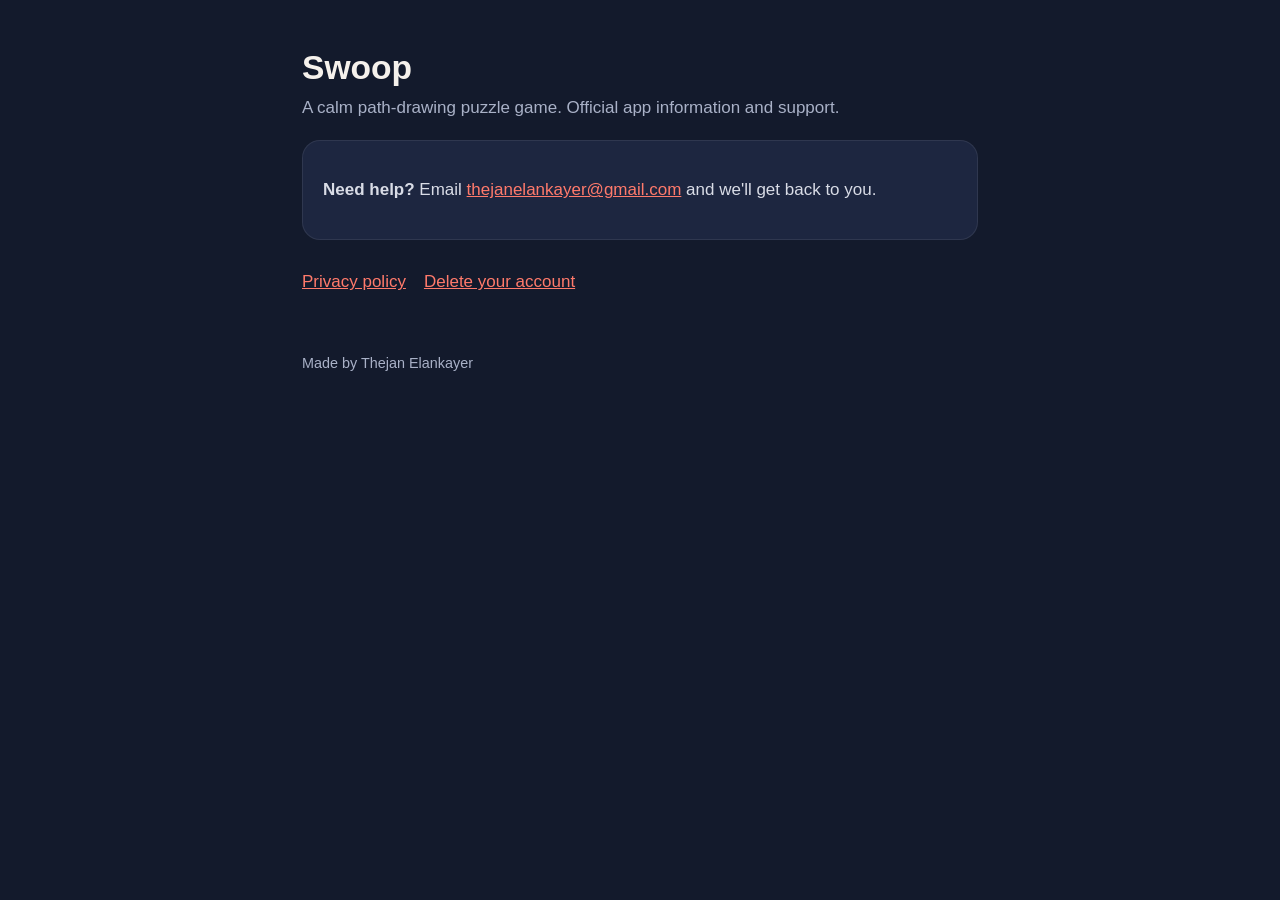
<file: index.html>
<!doctype html>
<html lang="en">
<head>
  <meta charset="utf-8">
  <meta name="viewport" content="width=device-width, initial-scale=1">
  <title>Swoop</title>
  <meta name="description" content="Swoop: a calm path-drawing puzzle game. App information and support.">
  <link rel="stylesheet" href="/style.css">
</head>
<body>
<main>
  <h1>Swoop</h1>
  <p class="lede">A calm path-drawing puzzle game. Official app information and support.</p>
  <div class="card">
    <p><strong>Need help?</strong> Email <a href="mailto:thejanelankayer@gmail.com">thejanelankayer@gmail.com</a> and we'll get back to you.</p>
  </div>
  <nav>
    <a href="/privacy/">Privacy policy</a>
    <a href="/delete-account/">Delete your account</a>
  </nav>
  <footer>Made by Thejan Elankayer</footer>
</main>
</body>
</html>
</file>
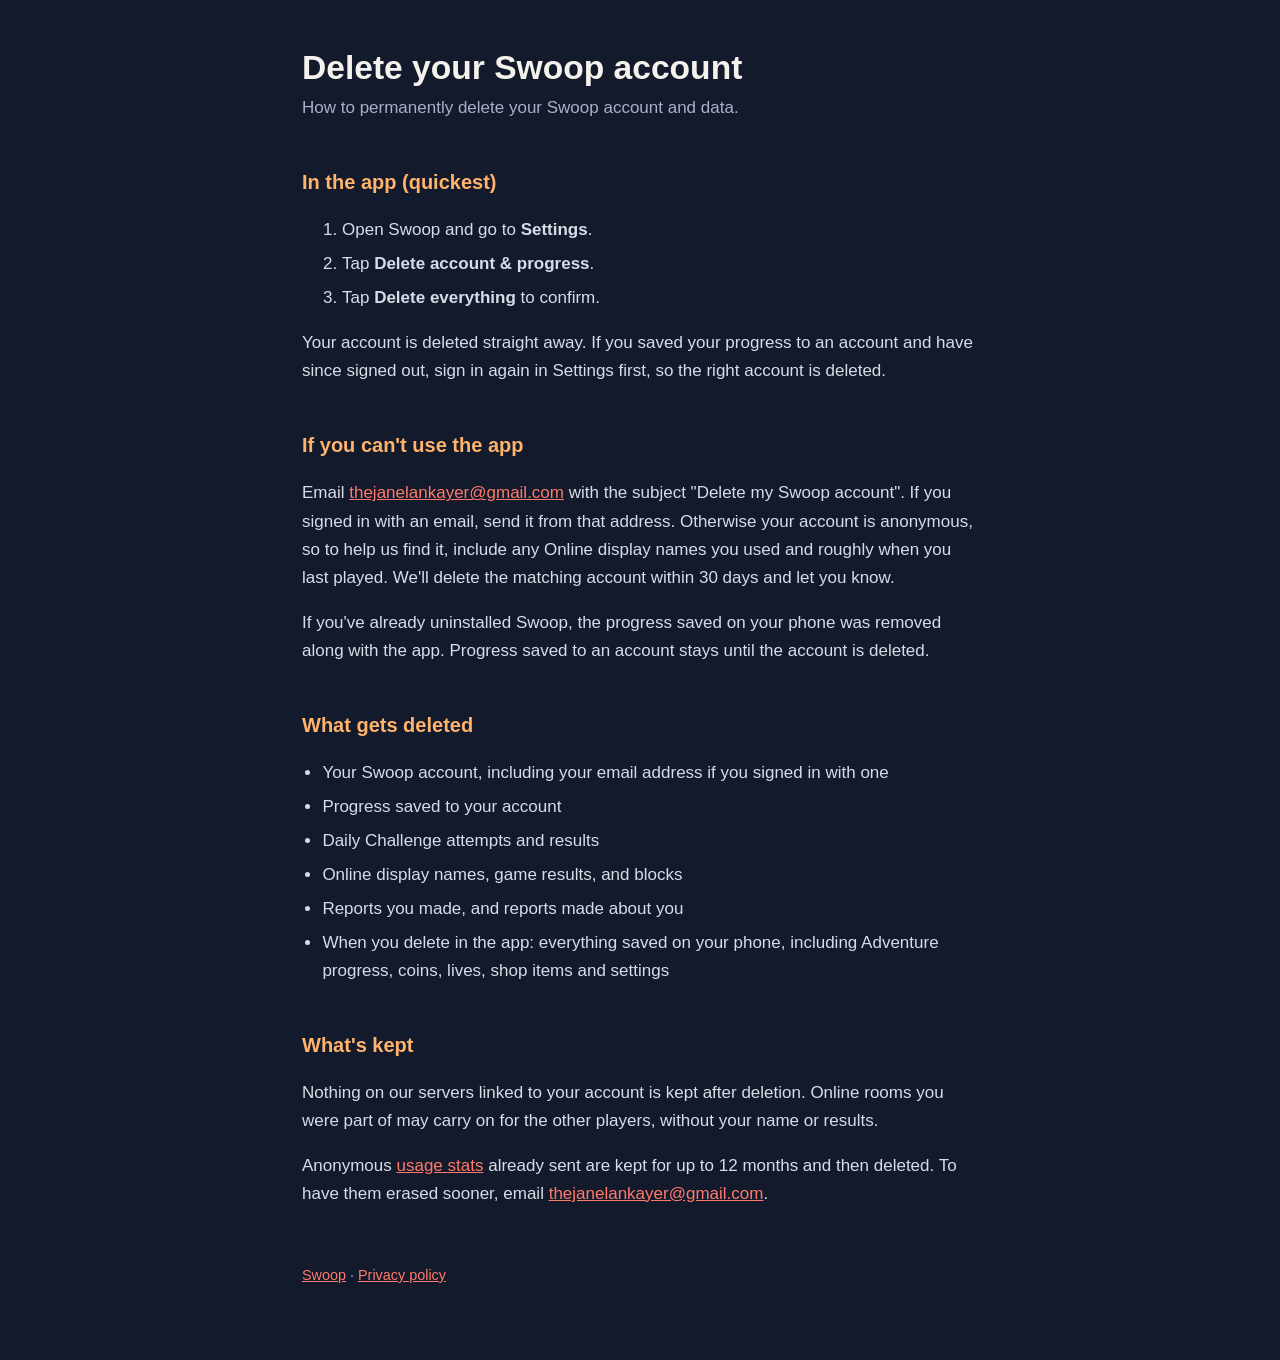
<file: delete-account/index.html>
<!doctype html>
<html lang="en">
<head>
  <meta charset="utf-8">
  <meta name="viewport" content="width=device-width, initial-scale=1">
  <title>Delete your account · Swoop</title>
  <link rel="stylesheet" href="/style.css">
</head>
<body>
<main>
  <h1>Delete your Swoop account</h1>
  <p class="lede">How to permanently delete your Swoop account and data.</p>

  <h2>In the app (quickest)</h2>
  <ol>
    <li>Open Swoop and go to <strong>Settings</strong>.</li>
    <li>Tap <strong>Delete account &amp; progress</strong>.</li>
    <li>Tap <strong>Delete everything</strong> to confirm.</li>
  </ol>
  <p>Your account is deleted straight away. If you saved your progress to an account and have since signed out, sign in again in Settings first, so the right account is deleted.</p>

  <h2>If you can't use the app</h2>
  <p>Email <a href="mailto:thejanelankayer@gmail.com?subject=Delete%20my%20Swoop%20account">thejanelankayer@gmail.com</a> with the subject "Delete my Swoop account". If you signed in with an email, send it from that address. Otherwise your account is anonymous, so to help us find it, include any Online display names you used and roughly when you last played. We'll delete the matching account within 30 days and let you know.</p>
  <p>If you've already uninstalled Swoop, the progress saved on your phone was removed along with the app. Progress saved to an account stays until the account is deleted.</p>

  <h2>What gets deleted</h2>
  <ul>
    <li>Your Swoop account, including your email address if you signed in with one</li>
    <li>Progress saved to your account</li>
    <li>Daily Challenge attempts and results</li>
    <li>Online display names, game results, and blocks</li>
    <li>Reports you made, and reports made about you</li>
    <li>When you delete in the app: everything saved on your phone, including Adventure progress, coins, lives, shop items and settings</li>
  </ul>

  <h2>What's kept</h2>
  <p>Nothing on our servers linked to your account is kept after deletion. Online rooms you were part of may carry on for the other players, without your name or results.</p>
  <p>Anonymous <a href="/privacy/#usage-stats">usage stats</a> already sent are kept for up to 12 months and then deleted. To have them erased sooner, email <a href="mailto:thejanelankayer@gmail.com?subject=Delete%20my%20Swoop%20usage%20stats">thejanelankayer@gmail.com</a>.</p>

  <footer><a href="/">Swoop</a> · <a href="/privacy/">Privacy policy</a></footer>
</main>
</body>
</html>
</file>
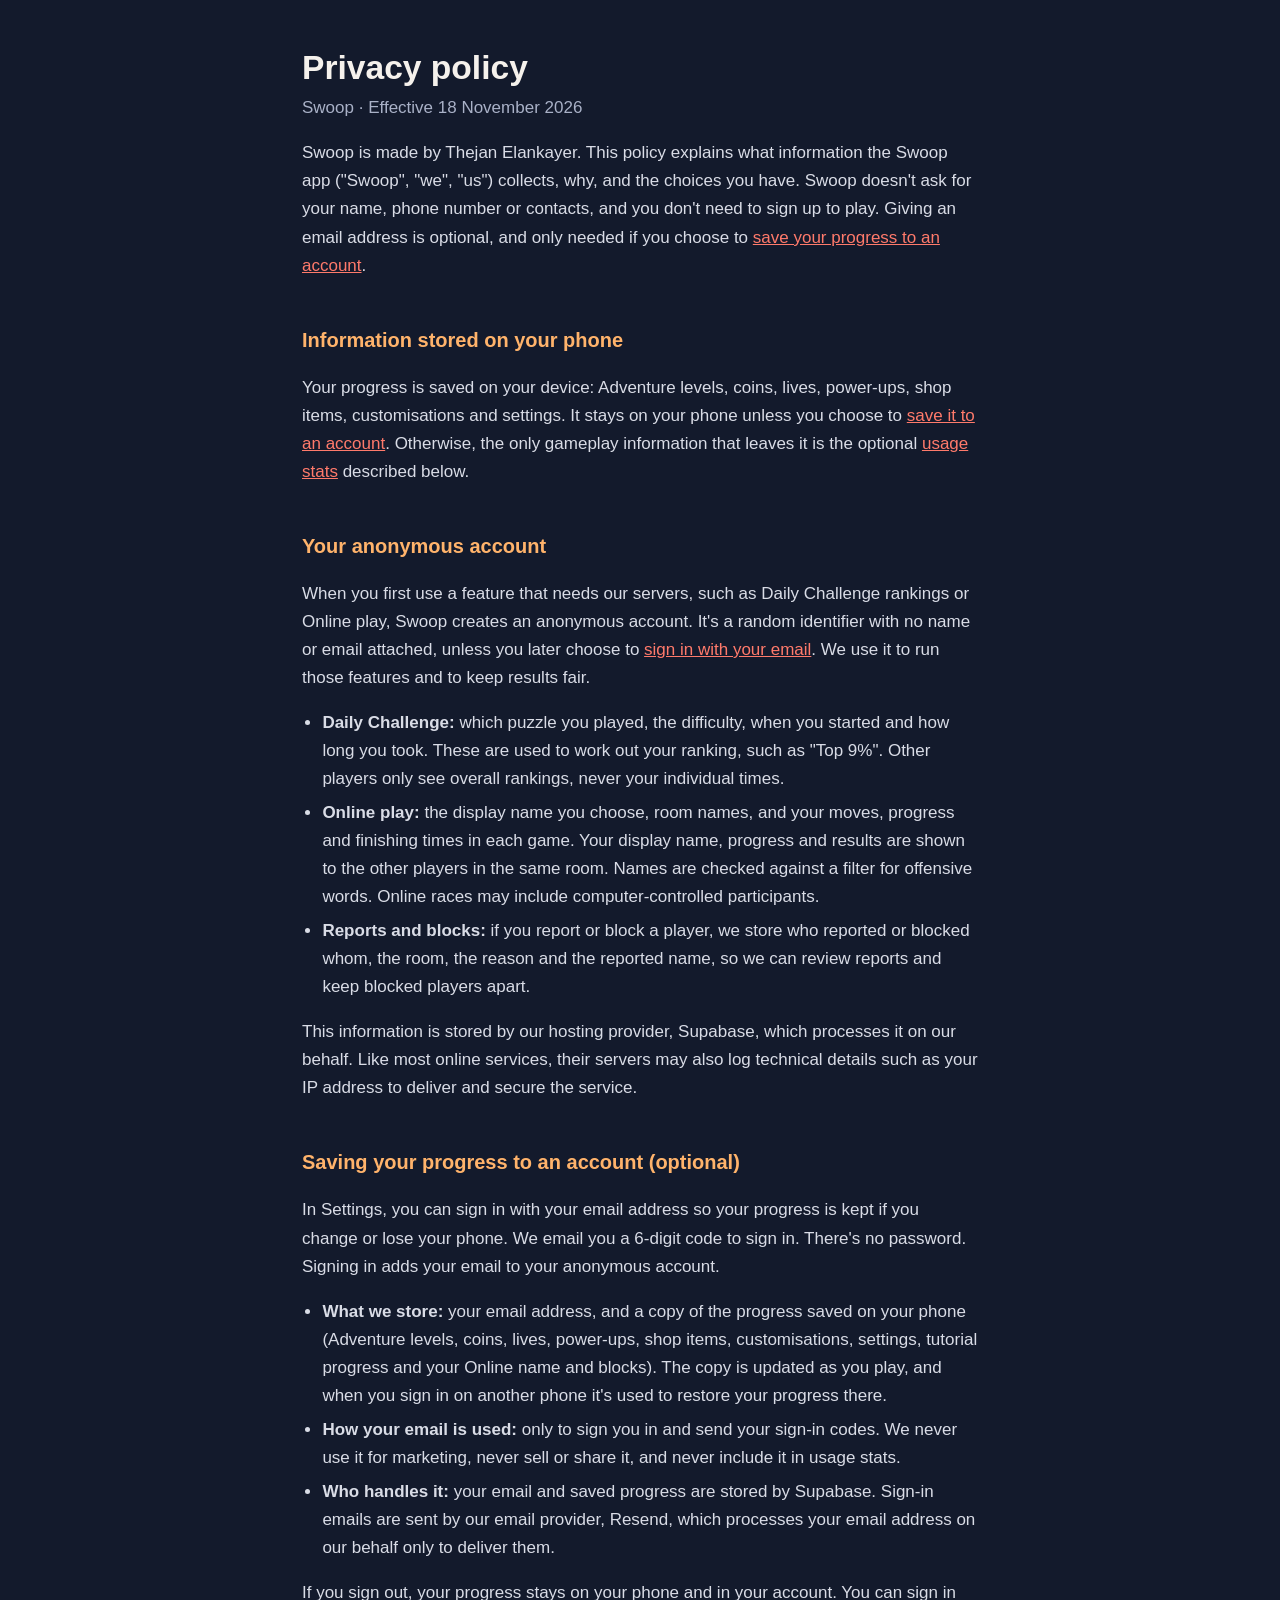
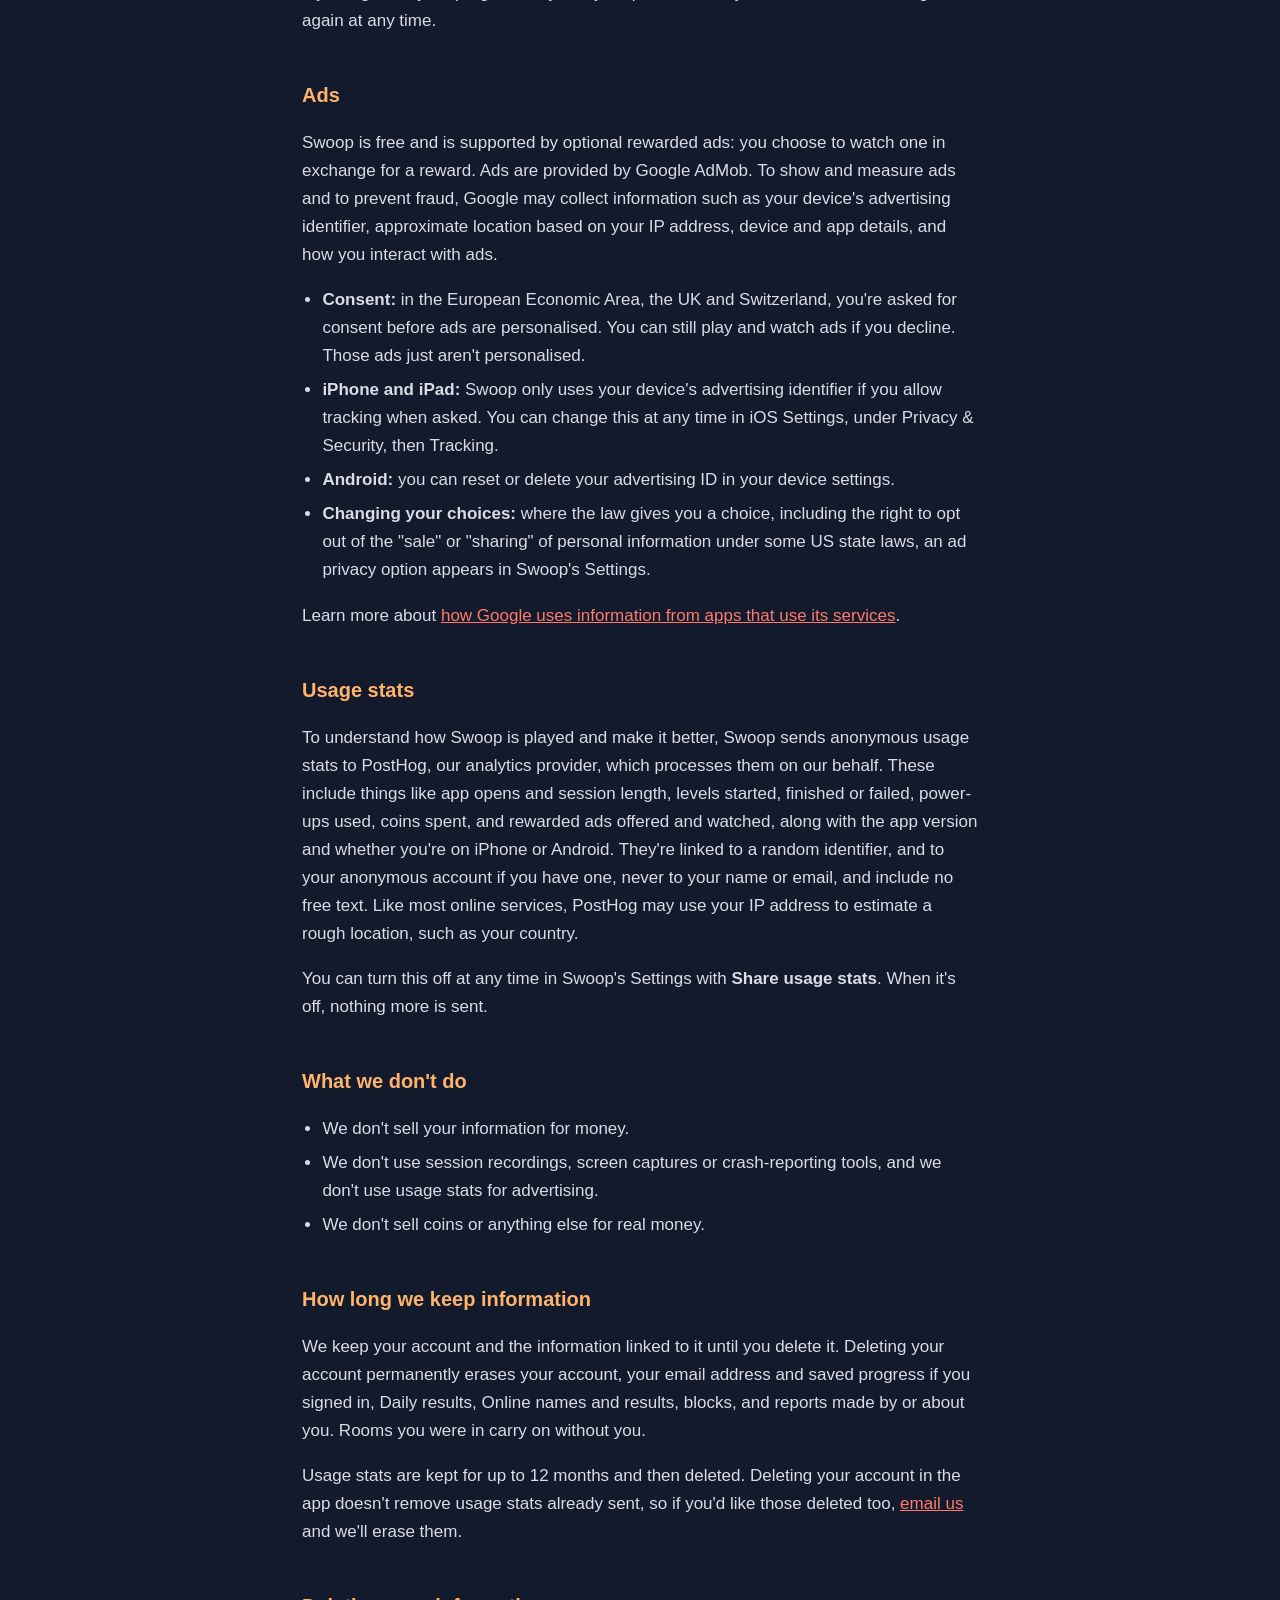
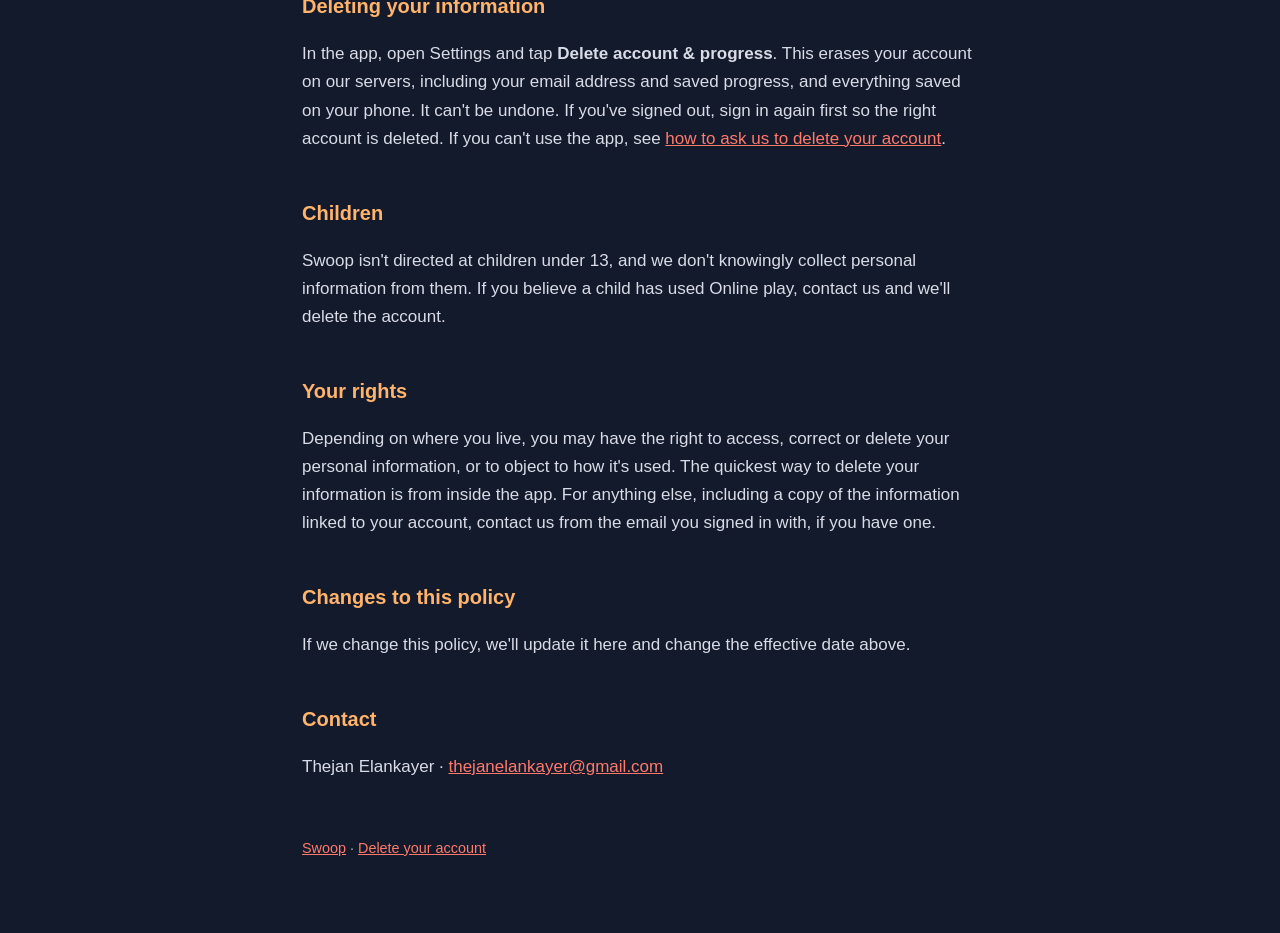
<file: privacy/index.html>
<!doctype html>
<html lang="en">
<head>
  <meta charset="utf-8">
  <meta name="viewport" content="width=device-width, initial-scale=1">
  <title>Privacy policy · Swoop</title>
  <link rel="stylesheet" href="/style.css">
</head>
<body>
<main>
  <h1>Privacy policy</h1>
  <p class="lede">Swoop · Effective 18 November 2026</p>

  <p>Swoop is made by Thejan Elankayer. This policy explains what information the Swoop app ("Swoop", "we", "us") collects, why, and the choices you have. Swoop doesn't ask for your name, phone number or contacts, and you don't need to sign up to play. Giving an email address is optional, and only needed if you choose to <a href="#cloud-save">save your progress to an account</a>.</p>

  <h2>Information stored on your phone</h2>
  <p>Your progress is saved on your device: Adventure levels, coins, lives, power-ups, shop items, customisations and settings. It stays on your phone unless you choose to <a href="#cloud-save">save it to an account</a>. Otherwise, the only gameplay information that leaves it is the optional <a href="#usage-stats">usage stats</a> described below.</p>

  <h2>Your anonymous account</h2>
  <p>When you first use a feature that needs our servers, such as Daily Challenge rankings or Online play, Swoop creates an anonymous account. It's a random identifier with no name or email attached, unless you later choose to <a href="#cloud-save">sign in with your email</a>. We use it to run those features and to keep results fair.</p>
  <ul>
    <li><strong>Daily Challenge:</strong> which puzzle you played, the difficulty, when you started and how long you took. These are used to work out your ranking, such as "Top 9%". Other players only see overall rankings, never your individual times.</li>
    <li><strong>Online play:</strong> the display name you choose, room names, and your moves, progress and finishing times in each game. Your display name, progress and results are shown to the other players in the same room. Names are checked against a filter for offensive words. Online races may include computer-controlled participants.</li>
    <li><strong>Reports and blocks:</strong> if you report or block a player, we store who reported or blocked whom, the room, the reason and the reported name, so we can review reports and keep blocked players apart.</li>
  </ul>
  <p>This information is stored by our hosting provider, Supabase, which processes it on our behalf. Like most online services, their servers may also log technical details such as your IP address to deliver and secure the service.</p>

  <h2 id="cloud-save">Saving your progress to an account (optional)</h2>
  <p>In Settings, you can sign in with your email address so your progress is kept if you change or lose your phone. We email you a 6-digit code to sign in. There's no password. Signing in adds your email to your anonymous account.</p>
  <ul>
    <li><strong>What we store:</strong> your email address, and a copy of the progress saved on your phone (Adventure levels, coins, lives, power-ups, shop items, customisations, settings, tutorial progress and your Online name and blocks). The copy is updated as you play, and when you sign in on another phone it's used to restore your progress there.</li>
    <li><strong>How your email is used:</strong> only to sign you in and send your sign-in codes. We never use it for marketing, never sell or share it, and never include it in usage stats.</li>
    <li><strong>Who handles it:</strong> your email and saved progress are stored by Supabase. Sign-in emails are sent by our email provider, Resend, which processes your email address on our behalf only to deliver them.</li>
  </ul>
  <p>If you sign out, your progress stays on your phone and in your account. You can sign in again at any time.</p>

  <h2>Ads</h2>
  <p>Swoop is free and is supported by optional rewarded ads: you choose to watch one in exchange for a reward. Ads are provided by Google AdMob. To show and measure ads and to prevent fraud, Google may collect information such as your device's advertising identifier, approximate location based on your IP address, device and app details, and how you interact with ads.</p>
  <ul>
    <li><strong>Consent:</strong> in the European Economic Area, the UK and Switzerland, you're asked for consent before ads are personalised. You can still play and watch ads if you decline. Those ads just aren't personalised.</li>
    <li><strong>iPhone and iPad:</strong> Swoop only uses your device's advertising identifier if you allow tracking when asked. You can change this at any time in iOS Settings, under Privacy &amp; Security, then Tracking.</li>
    <li><strong>Android:</strong> you can reset or delete your advertising ID in your device settings.</li>
    <li><strong>Changing your choices:</strong> where the law gives you a choice, including the right to opt out of the "sale" or "sharing" of personal information under some US state laws, an ad privacy option appears in Swoop's Settings.</li>
  </ul>
  <p>Learn more about <a href="https://policies.google.com/technologies/partner-sites">how Google uses information from apps that use its services</a>.</p>

  <h2 id="usage-stats">Usage stats</h2>
  <p>To understand how Swoop is played and make it better, Swoop sends anonymous usage stats to PostHog, our analytics provider, which processes them on our behalf. These include things like app opens and session length, levels started, finished or failed, power-ups used, coins spent, and rewarded ads offered and watched, along with the app version and whether you're on iPhone or Android. They're linked to a random identifier, and to your anonymous account if you have one, never to your name or email, and include no free text. Like most online services, PostHog may use your IP address to estimate a rough location, such as your country.</p>
  <p>You can turn this off at any time in Swoop's Settings with <strong>Share usage stats</strong>. When it's off, nothing more is sent.</p>

  <h2>What we don't do</h2>
  <ul>
    <li>We don't sell your information for money.</li>
    <li>We don't use session recordings, screen captures or crash-reporting tools, and we don't use usage stats for advertising.</li>
    <li>We don't sell coins or anything else for real money.</li>
  </ul>

  <h2>How long we keep information</h2>
  <p>We keep your account and the information linked to it until you delete it. Deleting your account permanently erases your account, your email address and saved progress if you signed in, Daily results, Online names and results, blocks, and reports made by or about you. Rooms you were in carry on without you.</p>
  <p>Usage stats are kept for up to 12 months and then deleted. Deleting your account in the app doesn't remove usage stats already sent, so if you'd like those deleted too, <a href="mailto:thejanelankayer@gmail.com">email us</a> and we'll erase them.</p>

  <h2>Deleting your information</h2>
  <p>In the app, open Settings and tap <strong>Delete account &amp; progress</strong>. This erases your account on our servers, including your email address and saved progress, and everything saved on your phone. It can't be undone. If you've signed out, sign in again first so the right account is deleted. If you can't use the app, see <a href="/delete-account/">how to ask us to delete your account</a>.</p>

  <h2>Children</h2>
  <p>Swoop isn't directed at children under 13, and we don't knowingly collect personal information from them. If you believe a child has used Online play, contact us and we'll delete the account.</p>

  <h2>Your rights</h2>
  <p>Depending on where you live, you may have the right to access, correct or delete your personal information, or to object to how it's used. The quickest way to delete your information is from inside the app. For anything else, including a copy of the information linked to your account, contact us from the email you signed in with, if you have one.</p>

  <h2>Changes to this policy</h2>
  <p>If we change this policy, we'll update it here and change the effective date above.</p>

  <h2>Contact</h2>
  <p>Thejan Elankayer · <a href="mailto:thejanelankayer@gmail.com">thejanelankayer@gmail.com</a></p>

  <footer><a href="/">Swoop</a> · <a href="/delete-account/">Delete your account</a></footer>
</main>
</body>
</html>
</file>
<file: style.css>
:root { color-scheme: dark; }
* { box-sizing: border-box; }
body {
  margin: 0;
  background: #131A2C;
  color: #F5F1EC;
  font: 17px/1.65 -apple-system, BlinkMacSystemFont, "Segoe UI", Roboto, Helvetica, Arial, sans-serif;
}
main { max-width: 720px; margin: 0 auto; padding: 48px 22px 72px; }
h1 { font-size: 2.1rem; line-height: 1.2; margin: 0 0 6px; }
h2 { font-size: 1.25rem; margin: 2.2em 0 .4em; color: #FFB36B; }
p, li { color: #D9DCE6; }
.lede { color: #A9B1C7; margin-top: 0; }
a { color: #FF7A6B; }
ul { padding-left: 1.2em; }
li { margin: .35em 0; }
.card { background: #1D2640; border: 1px solid #FFFFFF14; border-radius: 18px; padding: 18px 20px; margin: 18px 0; }
nav { display: flex; gap: 18px; flex-wrap: wrap; margin-top: 28px; }
footer { margin-top: 56px; color: #A9B1C7; font-size: .9rem; }
</file>
